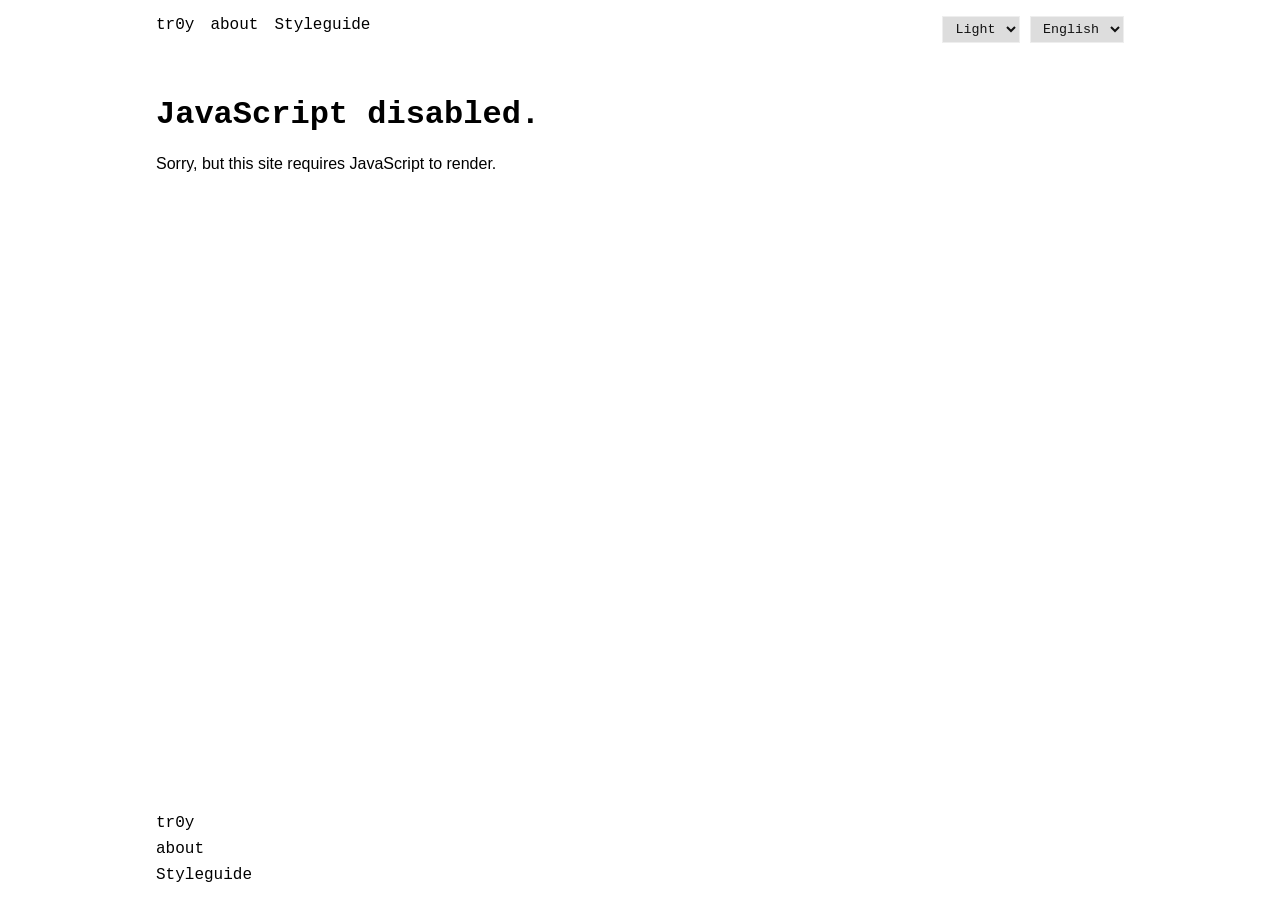
<file: index.html>
<!doctype html>
<html>
<head>
  <meta charset="UTF-8" />
  <meta name="robots" content="noindex" />
  <meta name="viewport" content="width=device-width, initial-scale=1.0" />
  <title>tr0y</title>
  <link rel="stylesheet" href="style.css" />
  <link rel="icon" type="image/svg+xml" href="/favicon.svg" />
</head>
<body>
  <div id="page-wrapper">
    <header id="page-header">
      <a href="#main" id="skip-link">Skip to content</a>
      <div class="container">
        <nav class="flex">
          <ul class="unstyled flex flex-1">
            <li><a href="/">tr0y</a></li>
            <li><a href="/about">about</a></li>
            <li><a href="/styleguide">Styleguide</a></li>
          </ul>
          <ul class="unstyled flex">
            <li>
              <select id="theme">
                <option value="light">Light</option>
                <option value="dark">Dark</option>
              </select>
              <select id="lang">
                <option value="en">English</option>
                <option value="se">Svenska</option>
              </select>
            </li>
          </ul>
        </nav>
      </div>
    </header>
    <div id="page-content">
      <div class="container">
        <main id="main">
          <h1>JavaScript disabled.</h1>
          <p>Sorry, but this site requires JavaScript to render.</p>
        </main>
      </div>
    </div><!-- #page-content -->
    <footer id="page-footer">
      <div class="container">
        <ul class="unstyled">
          <li><a href="/">tr0y</a></li>
          <li><a href="/about">about</a></li>
          <li><a href="/styleguide">Styleguide</a></li>
        </ul>
      </div>
    </footer>
  </div><!-- #page-wrapper -->
  <script type="module" src="script.js"></script>
</body>
</html>
</file>
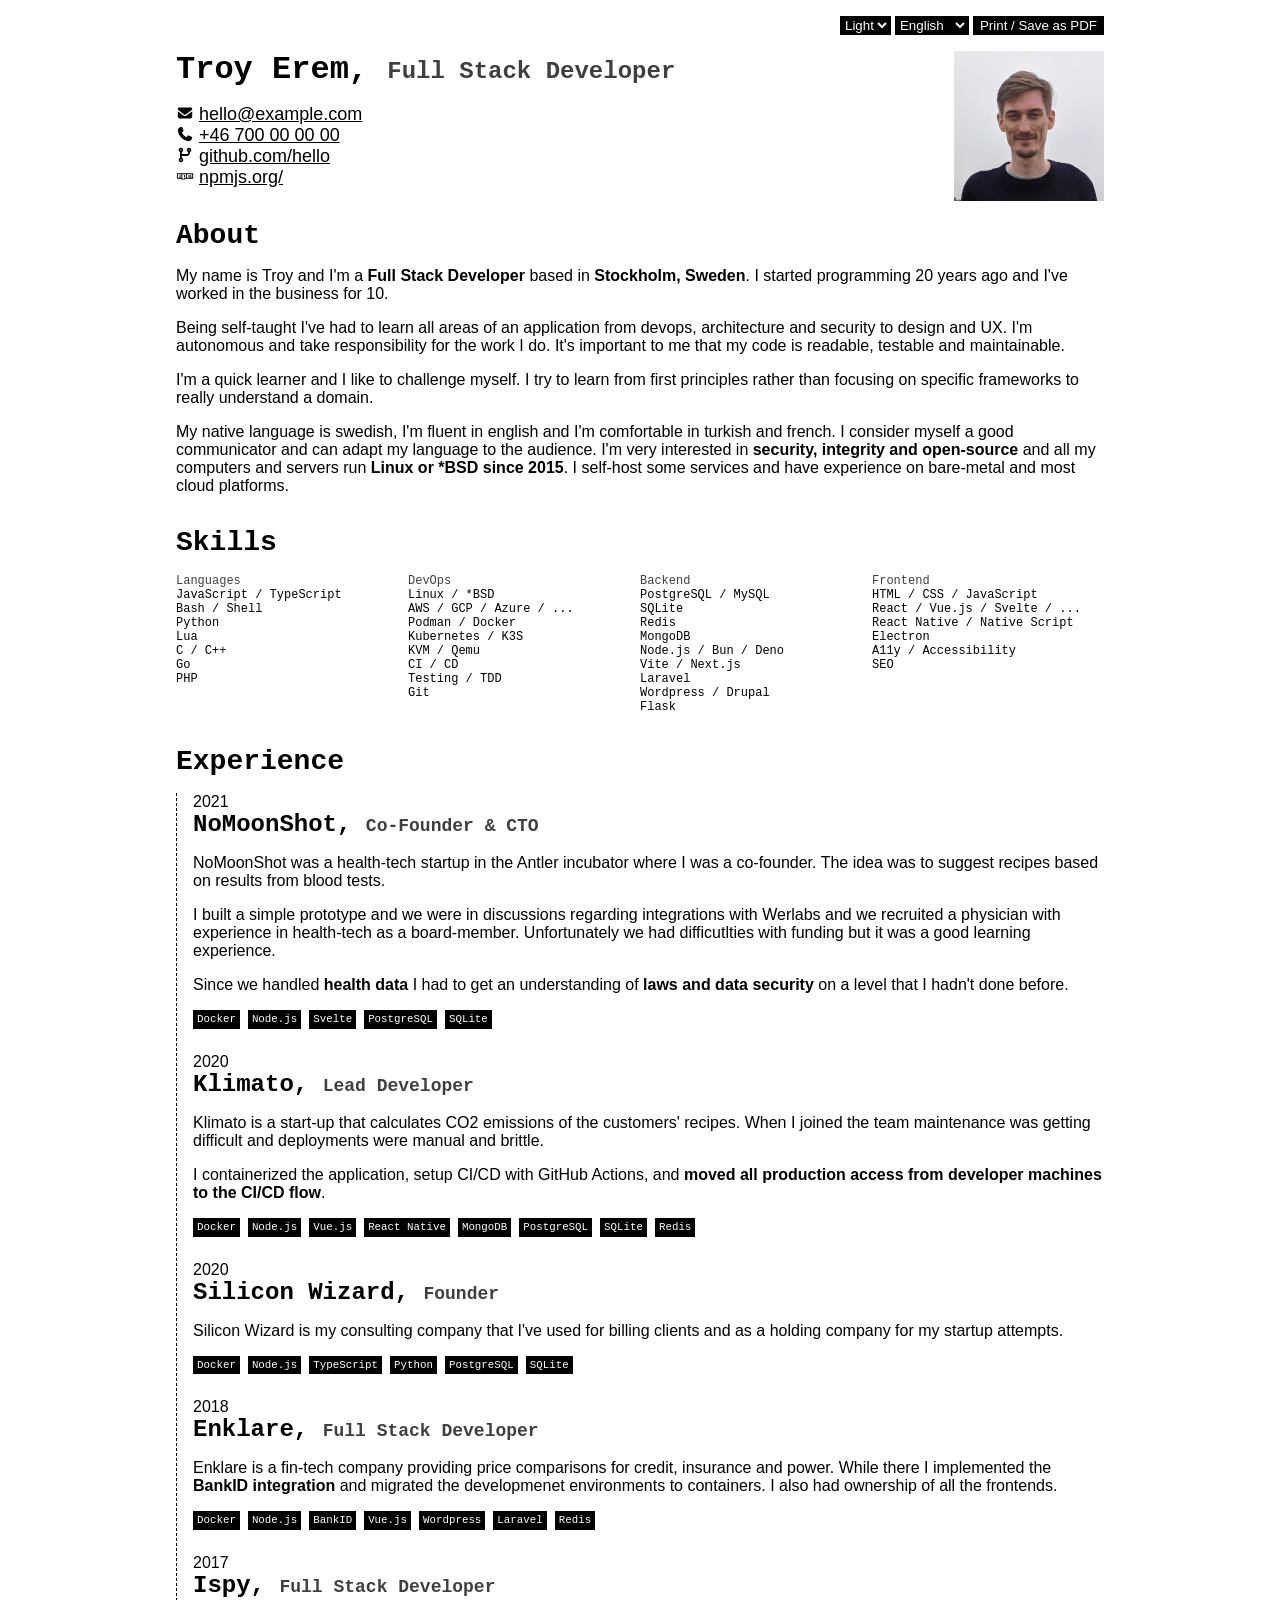
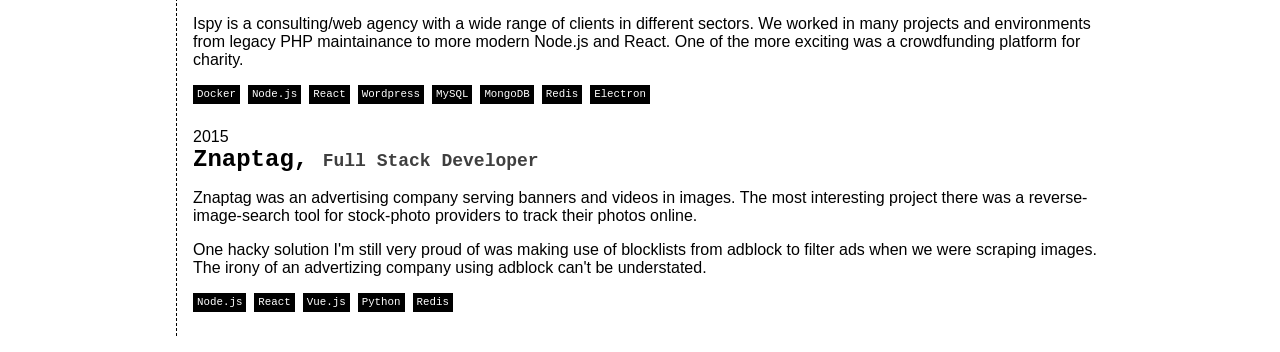
<file: docs/index.html>
<html>
<head>
<meta charset="UTF-8">
<meta name="robots" content="noindex">
<meta name="viewport" content="width=device-width, initial-scale=1.0">
<title></title>
<link rel="stylesheet" href="style.css">
<link rel="icon" type="image/svg+xml" href="/favicon.svg">
</head>
<body>
  <div class="container">
    <nav id="toolbar">
      <span id="info" class="print">Resume info.</span>
      <ul class="no-print unstyled flex">
        <li>
          <select id="theme" onchange="updateTheme()">
            <option value="dark">Dark</option>
            <option value="light">Light</option>
          </select>
        </li>
        <li>
          <select id="language" onchange="updateLanguage()">
            <option value="en">English</option>
            <option value="se">Svenska</option>
          </select>
        </li>
        <li>
          <button id="print" onclick="window.print()">Value</button>
        </li>
      </ul>
    </nav>

    <section id="profile" class="flex flex-wrap">
      <div class="flex-1">
        <h1>Troy Erem, <span class="subheading">Full Stack Developer</span></h1>
        <ul class="unstyled">
          <li>
            <svg class="icon" xmlns="http://www.w3.org/2000/svg" viewBox="0 0 640 640">
              <path d="M112 128C85.5 128 64 149.5 64 176C64 191.1 71.1 205.3 83.2 214.4L291.2 370.4C308.3 383.2 331.7 383.2 348.8 370.4L556.8 214.4C568.9 205.3 576 191.1 576 176C576 149.5 554.5 128 528 128L112 128zM64 260L64 448C64 483.3 92.7 512 128 512L512 512C547.3 512 576 483.3 576 448L576 260L377.6 408.8C343.5 434.4 296.5 434.4 262.4 408.8L64 260z"/>
            </svg>
            <a id="email" href="mailto:hello@example.com">hello@example.com</a>
          </li>
          <li>
            <svg class="icon" xmlns="http://www.w3.org/2000/svg" viewBox="0 0 640 640">
              <path d="M224.2 89C216.3 70.1 195.7 60.1 176.1 65.4L170.6 66.9C106 84.5 50.8 147.1 66.9 223.3C104 398.3 241.7 536 416.7 573.1C493 589.3 555.5 534 573.1 469.4L574.6 463.9C580 444.2 569.9 423.6 551.1 415.8L453.8 375.3C437.3 368.4 418.2 373.2 406.8 387.1L368.2 434.3C297.9 399.4 241.3 341 208.8 269.3L253 233.3C266.9 222 271.6 202.9 264.8 186.3L224.2 89z"/>
            </svg>
            <a id="phone" href="tel:+46 700 00 00 00">+46 700 00 00 00</a>
          </li>
          <li>
            <svg class="icon" xmlns="http://www.w3.org/2000/svg" viewBox="0 0 640 640">
              <path d="M176 168C189.3 168 200 157.3 200 144C200 130.7 189.3 120 176 120C162.7 120 152 130.7 152 144C152 157.3 162.7 168 176 168zM256 144C256 176.8 236.3 205 208 217.3L208 288L384 288C410.5 288 432 266.5 432 240L432 217.3C403.7 205 384 176.8 384 144C384 99.8 419.8 64 464 64C508.2 64 544 99.8 544 144C544 176.8 524.3 205 496 217.3L496 240C496 301.9 445.9 352 384 352L208 352L208 422.7C236.3 435 256 463.2 256 496C256 540.2 220.2 576 176 576C131.8 576 96 540.2 96 496C96 463.2 115.7 435 144 422.7L144 217.4C115.7 205 96 176.8 96 144C96 99.8 131.8 64 176 64C220.2 64 256 99.8 256 144zM488 144C488 130.7 477.3 120 464 120C450.7 120 440 130.7 440 144C440 157.3 450.7 168 464 168C477.3 168 488 157.3 488 144zM176 520C189.3 520 200 509.3 200 496C200 482.7 189.3 472 176 472C162.7 472 152 482.7 152 496C152 509.3 162.7 520 176 520z"/>
            </svg>
            <a id="git" href="github.com/hello" target="_blank">github.com/hello</a>
          </li>
          <li>
            <svg class="icon" xmlns="http://www.w3.org/2000/svg" viewBox="0 0 640 640">
              <path d="M320 352L288 352L288 288L320 288L320 352zM608 224L608 416L320 416L320 448L192 448L192 416L32 416L32 224L608 224zM192 256L64 256L64 384L128 384L128 288L160 288L160 384L192 384L192 256zM352 256L224 256L224 416L288 416L288 384L352 384L352 256zM576 256L384 256L384 384L448 384L448 288L480 288L480 384L512 384L512 288L544 288L544 384L576 384L576 256z"/>
            </svg>
            <a id="npm" href="npmjs.org/" target="_blank">npmjs.org/</a>
          </li>
        </ul>
      </div>
      <figure>
        <img src="[data-uri]" alt="Profile picture" />
      </figure>
    </section><! -- #profile -->

    <section id="about" class="flex flex-wrap">
      <h2 class="title">About</h2>
      <div class="content">
        <p>Et vitae voluptatibus sit tenetur. Numquam dolorem velit laboriosam maiores voluptas quia impedit labore. Hic ipsam fuga sint et recusandae. Eum fugit architecto non assumenda vel quidem recusandae. Quos aliquid qui doloribus itaque sit consequuntur molestias. Repellendus atque tempore officia.</p>
        <p>Aut quidem similique omnis magni cumque. Voluptatem nulla aliquam asperiores totam ipsam neque. In voluptate cumque mollitia. Possimus autem inventore consequuntur qui aut quia voluptatibus et. Ratione quaerat et recusandae consequatur repellendus quos vel.</p>
        <p>Reprehenderit est voluptatem vel earum eius voluptatem nulla id. Asperiores corrupti aut rerum iure quis doloribus. Ex consectetur id a nam ad omnis veritatis.</p>
        <p>Est quas suscipit laudantium vero quod molestias repellat. Voluptatum harum quia voluptas iure natus corporis ullam. Aut dolore delectus velit cupiditate expedita neque incidunt eveniet. Temporibus repudiandae occaecati odio et ut blanditiis.</p>
      </div>
    </section><! -- #about -->

    <section id="skills" class="">
      <h2 class="title">Skills</h2>
      <div class="content flex flex-wrap">
        <ul class="unstyled md-50 lg-25">
          <li id="languages" class="subheading">Languages</li>
          <li>JavaScript / TypeScript</li>
          <li>Bash / Shell</li>
          <li>Python</li>
          <li>Lua</li>
          <li>C / C++</li>
          <li>Go</li>
          <li>PHP</li>
        </ul>
        <ul class="unstyled md-50 lg-25">
          <li class="subheading">DevOps</li>
          <li>Linux / *BSD</li>
          <li>AWS / GCP / Azure / ...</li>
          <li>Podman / Docker</li>
          <li>Kubernetes / K3S</li>
          <li>KVM / Qemu</li>
          <li>CI / CD</li>
          <li>Testing / TDD</li>
          <li>Git</li>
        </ul>
        <ul class="unstyled md-50 lg-25">
          <li class="subheading">Backend</li>
          <li>PostgreSQL / MySQL</li>
          <li>SQLite</li>
          <li>Redis</li>
          <li>MongoDB</li>
          <li>Node.js / Bun / Deno</li>
          <li>Vite / Next.js</li>
          <li>Laravel</li>
          <li>Wordpress / Drupal</li>
          <li>Flask</li>
        </ul>
        <ul class="unstyled md-50 lg-25">
          <li class="subheading">Frontend</li>
          <li>HTML / CSS / JavaScript</li>
          <li>React / Vue.js / Svelte / ...</li>
          <li>React Native / Native Script</li>
          <li>Electron</li>
          <li>A11y / Accessibility</li>
          <li>SEO</li>
        </ul>
      </div>
    </section><! -- #skills -->

    <section id="experience" class="flex flex-wrap">
      <h2 class="title">Experience</h2>
      <div class="content">
        <div class="position">
          <div class="year">2020</div>
          <h3>Johns holding LLC, <span class="subheading">Founder & CTO</span></h3>
          <div class="position-content">
            <p>Et vitae voluptatibus sit tenetur. Numquam dolorem velit laboriosam maiores voluptas quia impedit labore. Hic ipsam fuga sint et recusandae. Eum fugit architecto non assumenda vel quidem recusandae. Quos aliquid qui doloribus itaque sit consequuntur molestias. Repellendus atque tempore officia.</p>
            <p>Aut quidem similique omnis magni cumque. Voluptatem nulla aliquam asperiores totam ipsam neque. In voluptate cumque mollitia. Possimus autem inventore consequuntur qui aut quia voluptatibus et. Ratione quaerat et recusandae consequatur repellendus quos vel.</p>
            <ul class="tech-stack unstyled flex flex-wrap">
              <li>Podman</li>
              <li>Node.js</li>
              <li>TypeScript</li>
              <li>Svelte</li>
            </ul>
          </div>
        </div>

        <div class="position">
          <div class="year">2020</div>
          <h3>Health startup, <span class="subheading">Co-Founder & CTO</span></h3>
          <div class="position-content">
            <p>Et vitae voluptatibus sit tenetur. Numquam dolorem velit laboriosam maiores voluptas quia impedit labore. Hic ipsam fuga sint et recusandae. Eum fugit architecto non assumenda vel quidem recusandae. Quos aliquid qui doloribus itaque sit consequuntur molestias. Repellendus atque tempore officia.</p>
            <p>Aut quidem similique omnis magni cumque. Voluptatem nulla aliquam asperiores totam ipsam neque. In voluptate cumque mollitia. Possimus autem inventore consequuntur qui aut quia voluptatibus et. Ratione quaerat et recusandae consequatur repellendus quos vel.</p>
            <ul class="tech-stack unstyled flex flex-wrap">
              <li>Podman</li>
              <li>Node.js</li>
              <li>TypeScript</li>
              <li>Vue.js</li>
            </ul>
          </div>
        </div>

        <div class="position">
          <div class="year">2018</div>
          <h3>Consulting agency, <span class="subheading">Full Stack Developer</span></h3>
          <div class="position-content">
            <p>Et vitae voluptatibus sit tenetur. Numquam dolorem velit laboriosam maiores voluptas quia impedit labore. Hic ipsam fuga sint et recusandae. Eum fugit architecto non assumenda vel quidem recusandae. Quos aliquid qui doloribus itaque sit consequuntur molestias. Repellendus atque tempore officia.</p>
            <p>Aut quidem similique omnis magni cumque. Voluptatem nulla aliquam asperiores totam ipsam neque. In voluptate cumque mollitia. Possimus autem inventore consequuntur qui aut quia voluptatibus et. Ratione quaerat et recusandae consequatur repellendus quos vel.</p>
            <ul class="tech-stack unstyled flex flex-wrap">
              <li>Docker</li>
              <li>Node.js</li>
              <li>TypeScript</li>
              <li>React</li>
            </ul>
          </div>
        </div>
      </div><! -- .content -->
    </section><! -- #experience -->
  </div>
<script src="script.js"></script>
</body>
</html>
</file>
<file: style.css>
/* Variables */
:root {
  --max-width: 1000px;
  --spacing-xs: .25rem;
  --spacing-sm: .5rem;
  --spacing-md: 1rem;
  --spacing-lg: 1.5rem;

  --font-sans: Arial, sans-serif;
  --font-serif: Times New Roman, serif;
  --font-mono: Courier New, monospace;

  --light-0: #fff;
  --light-1: #eee;
  --light-2: #ddd;
  --dark-0: #000;
  --dark-1: #111;
  --dark-2: #222;

  --bg-0: var(--light-0);
  --bg-1: var(--light-1);
  --bg-2: var(--light-2);
  --fg-0: var(--dark-0);
  --fg-1: var(--dark-1);
  --fg-2: var(--dark-2);
  --theme-transition: color .25s ease-out, background .25s ease-out;
}

/* Resets */
*, *::before, *::after {
  box-sizing: border-box;
}
html, body { height: 100%; width: 100%; }
body {
  margin: 0;
  font: 16px var(--font-sans);
  color: var(--fg-0);
  background: var(--bg-0);
}

/* Theme */

@media (prefers-color-scheme: dark) {
  :root {
    --bg-0: var(--dark-0);
    --bg-1: var(--dark-1);
    --bg-2: var(--dark-2);
    --fg-0: var(--light-0);
    --fg-1: var(--light-1);
    --fg-2: var(--light-2);
  }
}

.light {
  --bg-0: var(--light-0);
  --bg-1: var(--light-1);
  --bg-2: var(--light-2);
  --fg-0: var(--dark-0);
  --fg-1: var(--dark-1);
  --fg-2: var(--dark-2);
}
.dark {
  --bg-0: var(--dark-0);
  --bg-1: var(--dark-1);
  --bg-2: var(--dark-2);
  --fg-0: var(--light-0);
  --fg-1: var(--light-1);
  --fg-2: var(--light-2);
}
body {
  transition: var(--theme-transition);
}

/* Sticky footer */
#page-wrapper {
  display: flex;
  flex-direction: column;
  min-height: 100%;
}
#page-header, #page-footer { flex: 0; }
#page-content { flex: 1; }

/* A11y */
#skip-link {
  position: absolute; top: 0; left: 0;
  transition: transform .2s ease-out;
  transform: translateY(-100%);
  width: 100%;
  padding: var(--spacing-md);
  &:focus {
    transform: translateY(0);
  }
  text-align: center;
  background: var(--bg-0);
}

/* Layout */
.flex { display: flex; }
.flex-1 { flex: 1; }
.flex-0 { flex: 0; }

.container {
  max-width: var(--max-width);
  margin: 0 auto;
  padding: var(--spacing-md);
}

#page-header, #page-footer {
  &, select {
    font-family: var(--font-mono);
  }

  ul { padding: 0; }
  a, a:visited {
    color: var(--fg-0);
    text-decoration: none;
  }
}
#page-header {
  ul li:not(:first-child) { margin-left: var(--spacing-md); }
}
#page-footer {
  ul li:not(:first-child) { margin-top: var(--spacing-sm); }
}

h1, h2, h3, h4, h5, h6 {
  font-family: var(--font-mono);
}

p {
  &.lead { font-size: 1.25rem; }
}

a, a:visited {
  color: var(--fg-0);
}

ul, ol {
  &.unstyled { list-style: none; margin: 0; padding: 0; }
}

code, pre {
  font-family: var(--font-mono);
  background: var(--bg-1);
}
code { padding: 0 .25em; }
pre { padding: var(--spacing-sm); }

input, select, button {
  padding: var(--spacing-xs) var(--spacing-sm);
  border: 1px solid var(--bg-1);
  background: var(--bg-2);
  color: var(--fg-1);
}
</file>
<file: docs/style.css>
:root {
  --max-width: 960px;
  --spacing-md: 1rem;
  --fg-normal: #fff;
  --bg-normal: #000;
  --font-mono: Courier New, monospace;
  --font-sans: Arial, sans-serif;
}
.theme-light {
  --fg-normal: #000;
  --bg-normal: #fff;
}
*, *::before, *::after {
  box-sizing: border-box;
  margin: 0;
}
html, body { width: 100vw; min-height: 100vh; }
body {
  padding-top: .5rem;
  background: var(--bg-normal);
  color: var(--fg-normal);
  font: 16px var(--font-sans);
}
/* -- LAYOUT -- */
.print {
  display: none;
  color: var(--fg-default);
}
@media print {
  .no-print, .no-print * { display: none !important;}
  .print { display: block; }
}
.container {
  max-width: var(--max-width);
  margin: 0 auto;
  padding: 0 var(--spacing-md);
}
.flex { display: flex; }
.flex-wrap { flex-wrap: wrap; }
.flex-1 { flex: 1; }

.md-25, .md-50,
.lg-25, .lg-50 {
  width: 100%;
}
@media all and (min-width: 600px) {
  .md-25 { width: 25%; }
  .md-50 { width: 50%; }
  .md-flex-1 { flex: 1; }
}
@media all and (min-width: 900px) {
  .lg-25 { width: 25%; }
  .lg-50 { width: 50%; }
  .lg-flex-1 { flex: 1; }
}
section {
  margin-bottom: 1rem;
}
/* -- Typography -- */
h1, h2, h3, h4, h5, h6, p,
ul, ol {
  margin-bottom: var(--spacing-md);
}
h1 { font-size: 2rem; }
h2 { font-size: 1.75rem; }
h3 { font-size: 1.5rem; }
p { font-size: 1rem; }
.subheading {
  font-size: .75em;
  opacity: .75;
}
h1, h2, h3, .subheading {
  font-family: var(--font-mono);
}
ul, ol {
  &.unstyled {
    list-style: none;
    padding: 0;
  }
}

a, a:visited {
  color: var(--fg-normal);
  &:hover, &:active, &:focus {
    color: var(--fg-normal);
  }
}

img {
  width: 100%;
  object-fit: cover;
}

.icon {
  width: 1em;
  height: 1em;
  vertical-align: -0.125em;
  fill: var(--fg-normal);
}

button, select {
  border: 1px solid var(--fg-normal);
  background: var(--fg-normal);
  color: var(--bg-normal);
}

#toolbar {
  z-index: 1;
  position: sticky;
  top: 0;
  padding: .5rem 0;
  /* match body padding y */
  margin-bottom: .5rem;
  background: var(--bg-normal);
  ul.flex {
    justify-content: flex-end;
    margin-bottom: 0;
  }
  li:not(:last-child) {
    margin-right: .25rem;
  }
}
@media all and (max-width: 700px) {
  #profile .subheading {
    display: block;
  }
}
#profile li {
  font-size: 1.125rem;
}
#skills li {
  font: .75rem var(--font-mono);
}
#experience {
  h3 {
    .year {
      font-size: 1rem;
      opacity: .75;
    }
  }
  .content {
    padding-left: 1rem;
    border-left: 1px dashed var(--fg-normal);
  }
}
.tech-stack {
  li {
    padding: .25rem;
    margin-right: .5rem;
    margin-bottom: .5rem;
    font: .675rem var(--font-mono);
    line-height: 1;
    background: var(--fg-normal);
    color: var(--bg-normal);
  }
}
</file>
